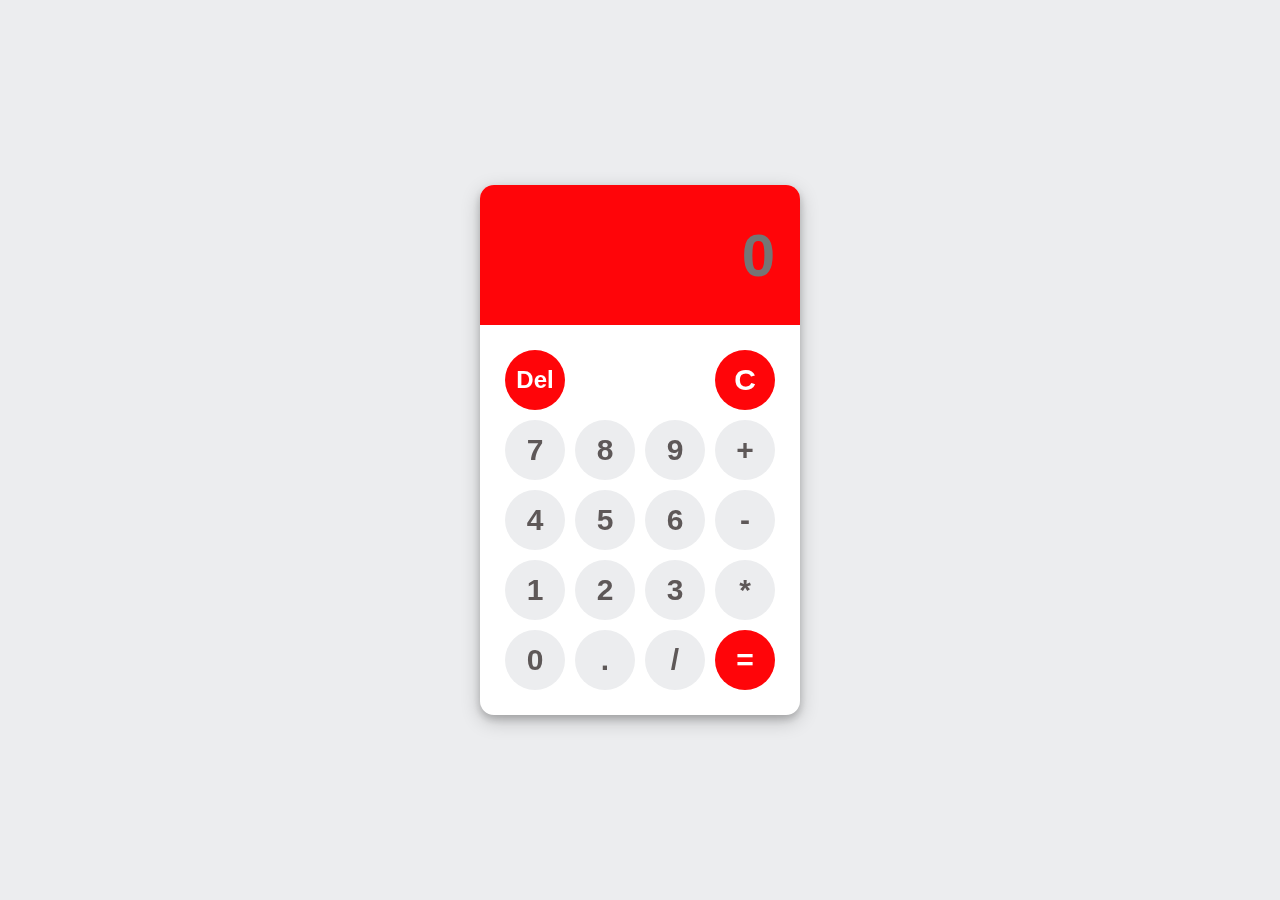
<file: index.html>
<!DOCTYPE html>
<html lang="en">
  <head>
    <meta charset="UTF-8" />
    <meta http-equiv="X-UA-Compatible" content="IE=edge" />
    <meta name="viewport" content="width=device-width, initial-scale=1.0" />
    <link rel="stylesheet" href="./assets/css/styles.css" />
    <title>Calculator</title>
  </head>

  <body>
    <div class="container">
      <form name="form">
        <div class="display">
          <input type="text" placeholder="0" name="displayResult" />
        </div>
        <div class="buttons">
          <div class="row c">
            <input type="button" class="red del" value="Del" />
            <input type="button" class="red clear" value="C" />
          </div>
          <div class="row">
            <input
              type="button"
              name="b7"
              value="7"
              onClick="calcNumbers(b7.value)"
            />
            <input
              type="button"
              name="b8"
              value="8"
              onClick="calcNumbers(b8.value)"
            />
            <input
              type="button"
              name="b9"
              value="9"
              onClick="calcNumbers(b9.value)"
            />
            <input
              type="button"
              name="addb"
              value="+"
              onClick="calcNumbers(addb.value)"
            />
          </div>

          <div class="row">
            <input type="button" name="b4" value="4" />
            <input
              type="button"
              name="b5"
              value="5"
              onClick="calcNumbers(b5.value)"
            />
            <input
              type="button"
              name="b6"
              value="6"
              onClick="calcNumbers(b6.value)"
            />
            <input
              type="button"
              name="subb"
              value="-"
              onClick="calcNumbers(subb.value)"
            />
          </div>

          <div class="row">
            <input
              type="button"
              name="b1"
              value="1"
              onClick="calcNumbers(b1.value)"
            />
            <input
              type="button"
              name="b2"
              value="2"
              onClick="calcNumbers(b2.value)"
            />
            <input
              type="button"
              name="b3"
              value="3"
              onClick="calcNumbers(b3.value)"
            />
            <input
              type="button"
              name="mulb"
              value="*"
              onClick="calcNumbers(mulb.value)"
            />
          </div>

          <div class="row">
            <input
              type="button"
              name="b0"
              value="0"
              onClick="calcNumbers(b0.value)"
            />
            <input
              type="button"
              name="potb"
              value="."
              onClick="calcNumbers(potb.value)"
            />
            <input
              type="button"
              name="divb"
              value="/"
              onClick="calcNumbers(divb.value)"
            />
            <input
              type="button"
              class="red"
              value="="
              onClick="displayResult.value=eval(displayResult.value)"
            />
          </div>
        </div>
      </form>
    </div>
    <script src="./assets/js/main.js"></script>
  </body>
</html>
</file>
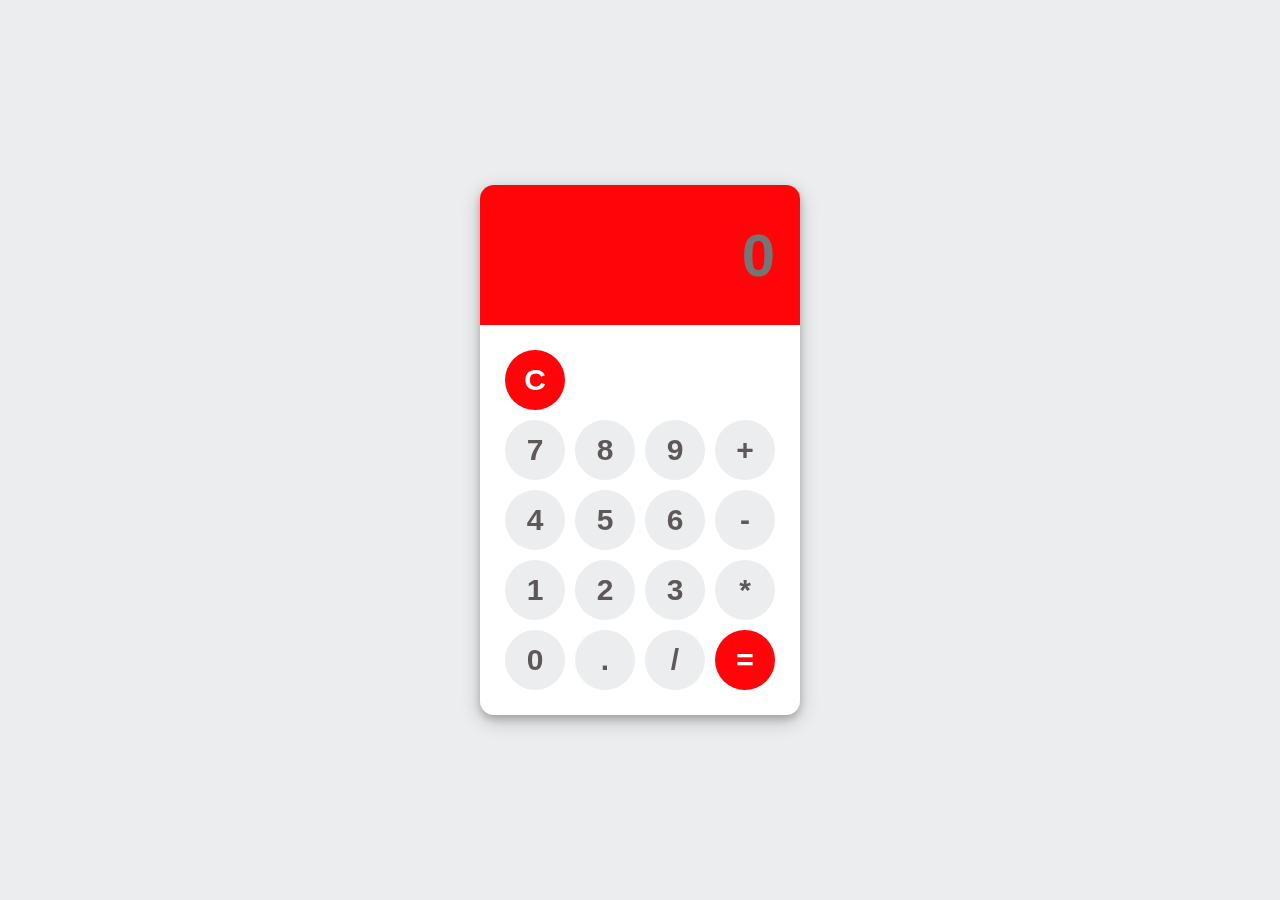
<file: assets/index.html>
<!DOCTYPE html>
<html lang="en">
  <head>
    <meta charset="UTF-8" />
    <meta http-equiv="X-UA-Compatible" content="IE=edge" />
    <meta name="viewport" content="width=device-width, initial-scale=1.0" />
    <link rel="stylesheet" href="./css/styles.css" />
    <title>Calculator</title>
  </head>

  <body>
    <div class="container">
      <form name="form">
        <div class="display">
          <input type="text" placeholder="0" name="displayResult"  />
        </div>
        <div class="buttons">
          <div class="row c">
            <input type="button" class="red clear" value="C" />
          </div>
          <div class="row">
            <input
              type="button"
              name="b7"
              value="7"
              onClick="calcNumbers(b7.value)"
            />
            <input
              type="button"
              name="b8"
              value="8"
              onClick="calcNumbers(b8.value)"
            />
            <input
              type="button"
              name="b9"
              value="9"
              onClick="calcNumbers(b9.value)"
            />
            <input
              type="button"
              name="addb"
              value="+"
              onClick="calcNumbers(addb.value)"
            />
          </div>

          <div class="row">
            <input type="button" name="b4" value="4" />
            <input
              type="button"
              name="b5"
              value="5"
              onClick="calcNumbers(b5.value)"
            />
            <input
              type="button"
              name="b6"
              value="6"
              onClick="calcNumbers(b6.value)"
            />
            <input
              type="button"
              name="subb"
              value="-"
              onClick="calcNumbers(subb.value)"
            />
          </div>

          <div class="row">
            <input
              type="button"
              name="b1"
              value="1"
              onClick="calcNumbers(b1.value)"
            />
            <input
              type="button"
              name="b2"
              value="2"
              onClick="calcNumbers(b2.value)"
            />
            <input
              type="button"
              name="b3"
              value="3"
              onClick="calcNumbers(b3.value)"
            />
            <input
              type="button"
              name="mulb"
              value="*"
              onClick="calcNumbers(mulb.value)"
            />
          </div>

          <div class="row">
            <input
              type="button"
              name="b0"
              value="0"
              onClick="calcNumbers(b0.value)"
            />
            <input
              type="button"
              name="potb"
              value="."
              onClick="calcNumbers(potb.value)"
            />
            <input
              type="button"
              name="divb"
              value="/"
              onClick="calcNumbers(divb.value)"
            />
            <input
              type="button"
              class="red"
              value="="
              onClick="displayResult.value=eval(displayResult.value)"
            />
          </div>
        </div>
      </form>
    </div>
    <script src="./js/main.js"></script>
  </body>
</html>
</file>
<file: assets/css/styles.css>
body, html {
	background: #ECEDEF;
	margin: 0;
	padding: 0;
}
 
.container {
	position: fixed;
	top: 50%;
	left: 50%;
	transform: translate(-50%, -50%);
	background: #fff;
	box-shadow: 0 4px 8px 0 rgba(0,0,0,0.2), 0 6px 20px 0 rgba(0,0,0,0.2);
	border-radius: 14px;
	padding-bottom: 20px;
	width: 320px;
	
}
.display {
	width: 100%;
	height: 60px;
	padding: 40px 0;
	background: #FF0509;
	border-top-left-radius: 14px;
	border-top-right-radius: 14px;
}
.buttons {
	padding: 20px 20px 0 20px;
}
.c{
	display: flex;
		align-items: center;
	justify-content: space-between;

}
.c .del{
	font-size: 24px;
}
.row {
	width: 280px;
	float: left;
}
input[type=button] {
	width: 60px;
	height: 60px;
	float: left;
	padding: 0;
	margin: 5px;
	box-sizing: border-box;
	background: #ecedef;
	border: none;
	font-size: 30px;
	line-height: 30px;
	border-radius: 50%;
	font-weight: 700;
	color: #5E5858;
	cursor: pointer;
	
}
input[type=text] {
	width: 270px;
	height: 60px;
	float: left;
	padding: 0;
	box-sizing: border-box;
	border: none;
	background: none;
	color: #ffffff;
	text-align: right;
	font-weight: 700;
	font-size: 60px;
	line-height: 60px;
	margin: 0 25px;
	
}
.red {
	background: #FF0509 !important;
	color: #ffffff !important;
	
}
</file>
